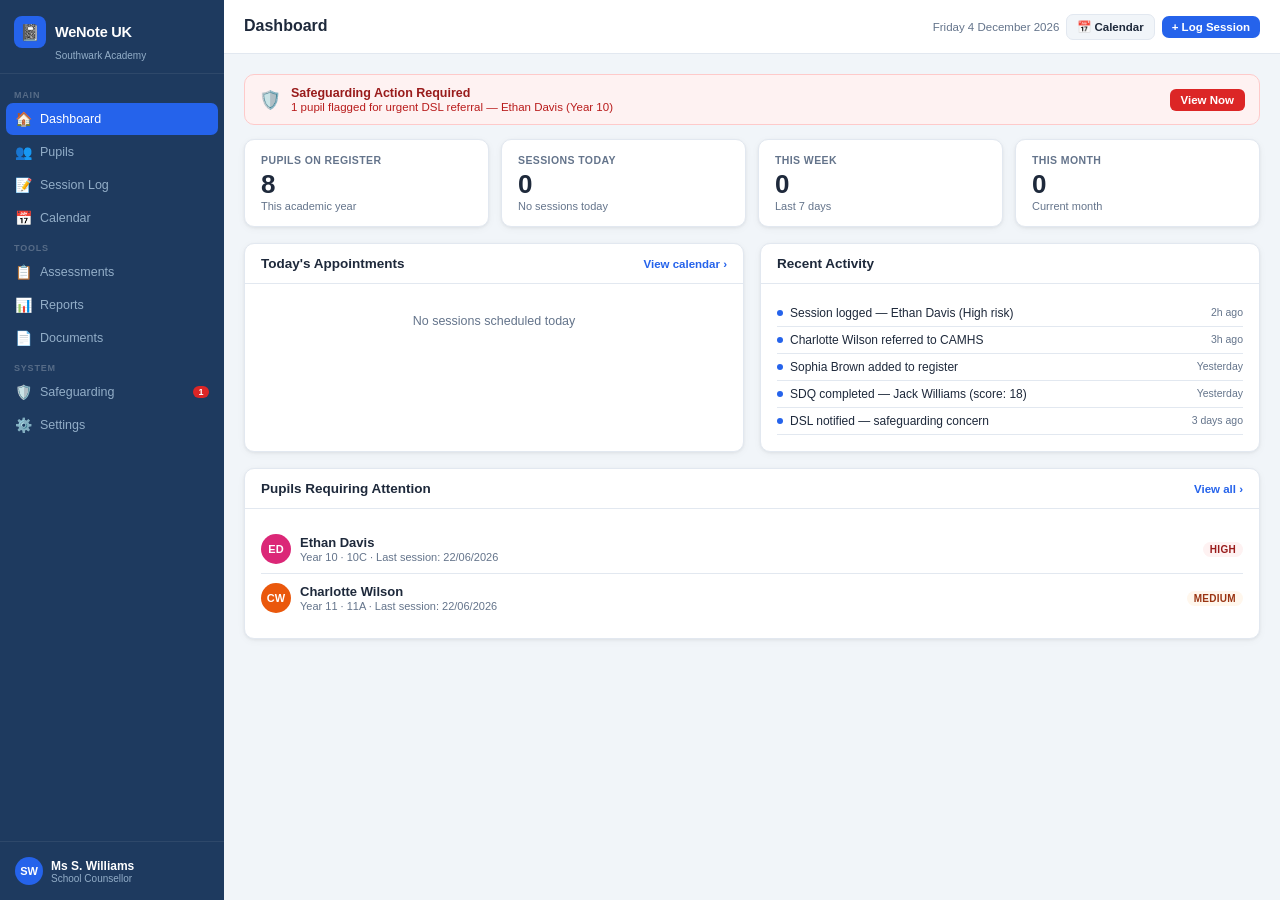
<file: index.html>
<!DOCTYPE html>
<html lang="en-GB">
<head>
<meta charset="UTF-8">
<meta name="viewport" content="width=device-width, initial-scale=1.0">
<title>WeNote UK | School Counselling Journal</title>
<style>
*{margin:0;padding:0;box-sizing:border-box;}
:root{
  --sidebar:#1e3a5f;--sidebar-active:#2563eb;--sidebar-hover:rgba(255,255,255,.07);
  --sidebar-text:#93aec8;--primary:#2563eb;--success:#16a34a;--warning:#d97706;
  --danger:#dc2626;--bg:#f1f5f9;--card:#fff;--border:#e2e8f0;
  --text:#1e293b;--sub:#64748b;--radius:10px;
  --shadow:0 1px 3px rgba(0,0,0,.06),0 2px 8px rgba(0,0,0,.04);
}
body{font-family:-apple-system,BlinkMacSystemFont,'Segoe UI',Arial,sans-serif;background:var(--bg);color:var(--text);display:flex;height:100vh;overflow:hidden;font-size:14px;}

/* SIDEBAR */
#sidebar{width:224px;background:var(--sidebar);display:flex;flex-direction:column;flex-shrink:0;height:100vh;overflow-y:auto;}
.sb-brand{padding:16px 14px 12px;border-bottom:1px solid rgba(255,255,255,.07);}
.sb-logo{display:flex;align-items:center;gap:9px;}
.sb-icon{width:32px;height:32px;background:var(--sidebar-active);border-radius:8px;display:flex;align-items:center;justify-content:center;font-size:16px;flex-shrink:0;}
.sb-title{color:#fff;font-size:14.5px;font-weight:800;letter-spacing:-.2px;}
.sb-sub{color:var(--sidebar-text);font-size:10px;margin-top:2px;padding-left:41px;}
.sb-nav{flex:1;padding:8px 6px;}
.nav-lbl{color:rgba(255,255,255,.25);font-size:9px;font-weight:700;text-transform:uppercase;letter-spacing:.8px;padding:8px 8px 3px;}
.nav-item{display:flex;align-items:center;gap:8px;padding:8px 9px;border-radius:7px;color:var(--sidebar-text);cursor:pointer;transition:all .12s;font-size:12.5px;font-weight:500;margin-bottom:1px;}
.nav-item:hover{background:var(--sidebar-hover);}
.nav-item.active{background:var(--sidebar-active);color:#fff;}
.nav-icon{font-size:14px;width:17px;text-align:center;flex-shrink:0;}
.nav-badge{margin-left:auto;background:var(--danger);color:#fff;border-radius:10px;font-size:9px;font-weight:700;padding:1px 5px;min-width:16px;text-align:center;}
.sb-footer{padding:8px 6px;border-top:1px solid rgba(255,255,255,.07);}
.sb-user{display:flex;align-items:center;gap:8px;padding:7px 9px;border-radius:7px;cursor:pointer;}
.sb-user:hover{background:var(--sidebar-hover);}
.sb-av{width:28px;height:28px;border-radius:50%;background:var(--sidebar-active);display:flex;align-items:center;justify-content:center;color:#fff;font-size:11px;font-weight:700;flex-shrink:0;}
.sb-uname{color:#fff;font-size:12px;font-weight:600;}
.sb-urole{color:var(--sidebar-text);font-size:10px;}

/* MAIN */
#main{flex:1;display:flex;flex-direction:column;overflow:hidden;}
#topbar{background:#fff;border-bottom:1.5px solid var(--border);padding:0 20px;height:54px;display:flex;align-items:center;justify-content:space-between;flex-shrink:0;}
.tb-left h1{font-size:16px;font-weight:700;}
.tb-left p{font-size:11.5px;color:var(--sub);margin-top:1px;}
.tb-right{display:flex;align-items:center;gap:7px;}
.btn{padding:7px 14px;border-radius:7px;border:none;font-size:12.5px;font-weight:600;cursor:pointer;transition:opacity .12s;display:inline-flex;align-items:center;gap:5px;}
.btn:hover{opacity:.85;}
.btn-primary{background:var(--primary);color:#fff;}
.btn-sec{background:var(--bg);color:var(--text);border:1.5px solid var(--border);}
.btn-danger{background:var(--danger);color:#fff;}
.btn-success{background:var(--success);color:#fff;}
.btn-sm{padding:5px 10px;font-size:11.5px;}
.tb-date{font-size:11.5px;color:var(--sub);font-weight:500;}

#content{flex:1;overflow-y:auto;padding:20px;}
#content::-webkit-scrollbar{width:4px;}
#content::-webkit-scrollbar-thumb{background:var(--border);border-radius:2px;}

.screen{display:none;}
.screen.active{display:block;}

/* CARDS */
.card{background:var(--card);border-radius:var(--radius);border:1.5px solid var(--border);box-shadow:var(--shadow);margin-bottom:16px;overflow:hidden;}
.card-hdr{padding:12px 16px;border-bottom:1.5px solid var(--border);display:flex;align-items:center;justify-content:space-between;}
.card-title{font-size:13.5px;font-weight:700;}
.card-action{font-size:11.5px;color:var(--primary);cursor:pointer;font-weight:600;}
.card-body{padding:16px;}
.two-col{display:grid;grid-template-columns:1fr 1fr;gap:16px;}

/* STATS */
.stats-row{display:grid;grid-template-columns:repeat(4,1fr);gap:12px;margin-bottom:16px;}
.stat-card{background:var(--card);border-radius:var(--radius);padding:14px 16px;box-shadow:var(--shadow);border:1.5px solid var(--border);}
.stat-lbl{font-size:10.5px;color:var(--sub);font-weight:700;text-transform:uppercase;letter-spacing:.4px;margin-bottom:5px;}
.stat-val{font-size:26px;font-weight:800;line-height:1;}
.stat-note{font-size:11px;color:var(--sub);margin-top:3px;}

/* ALERT BANNER */
.alert{border-radius:var(--radius);padding:11px 14px;margin-bottom:14px;display:flex;align-items:center;gap:10px;border:1.5px solid;}
.alert-danger{background:#fef2f2;border-color:#fecaca;}
.alert-warning{background:#fffbeb;border-color:#fde68a;}
.alert-text strong{font-size:12.5px;font-weight:700;display:block;}
.alert-text p{font-size:11.5px;margin-top:1px;}
.alert-danger .alert-text strong{color:#991b1b;}
.alert-danger .alert-text p{color:#b91c1c;}
.alert-btn{margin-left:auto;border:none;border-radius:6px;padding:5px 11px;font-size:11.5px;font-weight:700;cursor:pointer;white-space:nowrap;background:var(--danger);color:#fff;}

/* SESSION ITEMS */
.sess-item{display:flex;align-items:center;gap:9px;padding:9px 0;border-bottom:1px solid var(--border);}
.sess-item:last-child{border-bottom:none;}
.sess-time{font-size:11px;color:var(--sub);font-weight:600;min-width:38px;}
.av{width:30px;height:30px;border-radius:50%;display:flex;align-items:center;justify-content:center;font-size:11px;font-weight:700;color:#fff;flex-shrink:0;}
.sess-info{flex:1;min-width:0;}
.sess-name{font-size:13px;font-weight:600;white-space:nowrap;overflow:hidden;text-overflow:ellipsis;}
.sess-meta{font-size:11px;color:var(--sub);margin-top:1px;}

/* RISK BADGES */
.badge{font-size:10px;font-weight:700;padding:2px 7px;border-radius:20px;text-transform:uppercase;letter-spacing:.3px;white-space:nowrap;}
.r-none{background:#f0fdf4;color:#166534;}
.r-low{background:#fffbeb;color:#92400e;}
.r-medium{background:#fff7ed;color:#9a3412;}
.r-high{background:#fef2f2;color:#991b1b;}
.badge-blue{background:#eff6ff;color:#1e40af;}
.badge-green{background:#f0fdf4;color:#166534;}
.badge-grey{background:#f1f5f9;color:#475569;}

/* STUDENT TABLE */
.search-row{display:flex;align-items:center;gap:8px;background:#fff;border:1.5px solid var(--border);border-radius:8px;padding:7px 12px;margin-bottom:10px;}
.search-row input{flex:1;border:none;outline:none;font-size:13px;color:var(--text);background:transparent;}
.filter-row{display:flex;gap:6px;margin-bottom:12px;flex-wrap:wrap;}
.filter-btn{padding:3px 10px;border-radius:20px;border:1.5px solid var(--border);background:#fff;font-size:11px;font-weight:600;color:var(--sub);cursor:pointer;transition:all .12s;}
.filter-btn.active{background:var(--primary);color:#fff;border-color:var(--primary);}
.tbl{width:100%;border-collapse:collapse;}
.tbl th{text-align:left;padding:8px 12px;font-size:10px;font-weight:700;text-transform:uppercase;letter-spacing:.4px;color:var(--sub);border-bottom:2px solid var(--border);background:#fafbfc;}
.tbl td{padding:10px 12px;border-bottom:1px solid var(--border);font-size:12.5px;}
.tbl tr:last-child td{border-bottom:none;}
.tbl tr:hover td{background:#f8faff;cursor:pointer;}
.stu-name-cell{display:flex;align-items:center;gap:8px;font-weight:600;}

/* FORMS */
.form-group{margin-bottom:12px;}
.lbl{font-size:10.5px;font-weight:700;color:var(--sub);text-transform:uppercase;letter-spacing:.4px;display:block;margin-bottom:4px;}
.inp{width:100%;padding:8px 10px;border:1.5px solid var(--border);border-radius:7px;font-size:13px;color:var(--text);outline:none;transition:border-color .12s;font-family:inherit;background:#fff;}
.inp:focus{border-color:var(--primary);}
textarea.inp{resize:vertical;min-height:80px;}
select.inp{cursor:pointer;}
.form-row{display:flex;gap:10px;}
.form-row .form-group{flex:1;}
.form-2col{display:grid;grid-template-columns:1fr 1fr;gap:10px;}

/* MOOD SCALE */
.mood-row{display:flex;gap:5px;flex-wrap:wrap;}
.mood-btn{width:40px;height:40px;border-radius:8px;border:2px solid var(--border);background:#fff;cursor:pointer;display:flex;align-items:center;justify-content:center;transition:all .12s;flex-direction:column;font-size:10px;font-weight:700;gap:1px;}
.mood-btn:hover{border-color:var(--primary);}
.mood-btn.sel{border-color:var(--primary);background:#eff6ff;}

/* ISSUES CHECKBOXES */
.check-group{display:flex;flex-wrap:wrap;gap:6px;}
.check-item{display:flex;align-items:center;gap:4px;padding:4px 10px;border-radius:20px;border:1.5px solid var(--border);background:#fff;font-size:11.5px;font-weight:500;cursor:pointer;transition:all .12s;user-select:none;}
.check-item.on{background:#eff6ff;border-color:var(--primary);color:var(--primary);}

/* RISK SELECTOR */
.risk-row{display:flex;gap:6px;}
.risk-opt{flex:1;padding:8px;border-radius:7px;border:2px solid var(--border);cursor:pointer;text-align:center;font-size:11px;font-weight:700;transition:all .12s;}
.risk-opt.sel-none{border-color:#16a34a;background:#f0fdf4;color:#166534;}
.risk-opt.sel-low{border-color:#d97706;background:#fffbeb;color:#92400e;}
.risk-opt.sel-med{border-color:#ea580c;background:#fff7ed;color:#9a3412;}
.risk-opt.sel-high{border-color:#dc2626;background:#fef2f2;color:#991b1b;}

/* CALENDAR */
.cal-nav{display:flex;align-items:center;justify-content:space-between;margin-bottom:12px;}
.cal-month{font-size:16px;font-weight:700;}
.cal-nav-btn{background:var(--bg);border:1.5px solid var(--border);border-radius:6px;width:30px;height:30px;cursor:pointer;font-size:14px;display:flex;align-items:center;justify-content:center;}
.cal-grid{display:grid;grid-template-columns:repeat(7,1fr);gap:2px;}
.cal-hdr{text-align:center;font-size:10px;font-weight:700;color:var(--sub);padding:5px 0;}
.cal-day{aspect-ratio:1;border-radius:6px;display:flex;flex-direction:column;align-items:center;justify-content:center;cursor:pointer;font-size:12px;font-weight:500;position:relative;transition:background .1s;}
.cal-day:hover{background:var(--bg);}
.cal-day.today{background:var(--primary);color:#fff;font-weight:700;}
.cal-day.has-sess::after{content:'';position:absolute;bottom:2px;width:4px;height:4px;border-radius:50%;background:var(--success);}
.cal-day.today.has-sess::after{background:#fff;}
.cal-day.other{color:#cbd5e1;}
.cal-day.sel{background:#eff6ff;color:var(--primary);font-weight:700;}
.privacy-bar{display:flex;align-items:center;gap:7px;background:#fef9c3;border-radius:7px;padding:6px 10px;margin-bottom:12px;font-size:12px;font-weight:600;color:#92400e;cursor:pointer;border:1px solid #fde68a;user-select:none;}
.privacy-bar.on{background:#fef2f2;border-color:#fecaca;color:#991b1b;}

/* CHARTS */
.chart-row{display:flex;align-items:center;gap:8px;margin-bottom:7px;}
.chart-lbl{font-size:11px;width:110px;color:var(--sub);font-weight:500;flex-shrink:0;overflow:hidden;text-overflow:ellipsis;white-space:nowrap;}
.chart-wrap{flex:1;background:var(--bg);border-radius:3px;height:16px;overflow:hidden;}
.chart-bar{height:100%;border-radius:3px;background:var(--primary);transition:width .5s;}
.chart-val{font-size:11.5px;font-weight:700;min-width:20px;text-align:right;}

/* ASSESSMENT */
.assess-q{display:flex;align-items:flex-start;gap:8px;padding:8px 0;border-bottom:1px solid var(--border);}
.assess-q:last-child{border-bottom:none;}
.assess-text{flex:1;font-size:12px;line-height:1.5;}
.assess-opts{display:flex;gap:4px;flex-shrink:0;flex-wrap:wrap;justify-content:flex-end;}
.aopt{padding:3px 8px;border-radius:5px;border:1.5px solid var(--border);font-size:11px;font-weight:600;cursor:pointer;color:var(--sub);background:#fff;transition:all .12s;}
.aopt.sel{background:var(--primary);color:#fff;border-color:var(--primary);}
.score-box{background:var(--bg);border-radius:8px;padding:12px;margin-top:12px;text-align:center;}
.score-big{font-size:34px;font-weight:800;}
.score-lbl{font-size:12px;color:var(--sub);margin-top:2px;}

/* DOCS */
.doc-grid{display:grid;grid-template-columns:repeat(3,1fr);gap:12px;margin-bottom:16px;}
.doc-card{background:#fff;border:1.5px solid var(--border);border-radius:var(--radius);padding:16px;cursor:pointer;transition:all .12s;text-align:center;}
.doc-card:hover{border-color:var(--primary);box-shadow:0 0 0 3px rgba(37,99,235,.08);}
.doc-icon{font-size:30px;margin-bottom:6px;}
.doc-title{font-size:12px;font-weight:700;margin-bottom:2px;}
.doc-desc{font-size:10.5px;color:var(--sub);line-height:1.4;}

/* MODAL */
.overlay{position:fixed;inset:0;background:rgba(0,0,0,.45);z-index:200;display:flex;align-items:center;justify-content:center;opacity:0;pointer-events:none;transition:opacity .2s;}
.overlay.open{opacity:1;pointer-events:all;}
.modal{background:#fff;border-radius:12px;width:100%;max-width:520px;max-height:88vh;overflow-y:auto;transform:scale(.96);transition:transform .2s;box-shadow:0 20px 60px rgba(0,0,0,.18);}
.overlay.open .modal{transform:scale(1);}
.modal-hdr{display:flex;align-items:center;justify-content:space-between;padding:14px 20px;border-bottom:1.5px solid var(--border);position:sticky;top:0;background:#fff;z-index:1;}
.modal-hdr h3{font-size:14.5px;font-weight:700;}
.modal-close{background:var(--bg);border:none;border-radius:50%;width:26px;height:26px;cursor:pointer;font-size:14px;}
.modal-body{padding:16px 20px;}
.modal-foot{padding:12px 20px;border-top:1.5px solid var(--border);display:flex;gap:7px;justify-content:flex-end;}

/* PROFILE */
.profile-hdr{display:flex;gap:13px;align-items:flex-start;padding:16px;background:#fff;border-radius:var(--radius);border:1.5px solid var(--border);margin-bottom:14px;}
.profile-av{width:52px;height:52px;border-radius:50%;display:flex;align-items:center;justify-content:center;font-size:18px;font-weight:700;color:#fff;flex-shrink:0;}
.profile-name{font-size:17px;font-weight:800;}
.profile-tags{display:flex;gap:4px;flex-wrap:wrap;margin-top:5px;}
.profile-tag{padding:2px 8px;border-radius:20px;font-size:10px;font-weight:600;background:var(--bg);color:var(--sub);}
.info-grid{display:grid;grid-template-columns:repeat(3,1fr);gap:8px;margin-bottom:12px;}
.info-item{background:var(--bg);border-radius:7px;padding:9px 11px;}
.info-lbl{font-size:10px;color:var(--sub);font-weight:600;margin-bottom:2px;}
.info-val{font-size:12.5px;font-weight:600;}
.back-btn{display:flex;align-items:center;gap:4px;color:var(--primary);cursor:pointer;font-size:12.5px;font-weight:600;margin-bottom:12px;width:fit-content;}

/* TOAST */
#toast{position:fixed;bottom:20px;right:20px;z-index:500;background:#1e293b;color:#fff;border-radius:8px;padding:10px 14px;font-size:12.5px;font-weight:500;transform:translateY(50px);opacity:0;transition:all .25s;min-width:180px;box-shadow:0 4px 16px rgba(0,0,0,.18);}
#toast.show{transform:translateY(0);opacity:1;}

/* SETTINGS */
.set-row{display:flex;align-items:center;justify-content:space-between;padding:8px 0;border-bottom:1px solid var(--border);}
.set-row:last-child{border-bottom:none;}
.set-row label{font-size:12.5px;color:var(--sub);}
.set-row .inp{max-width:240px;}
</style>
</head>
<body>

<div id="sidebar">
  <div class="sb-brand">
    <div class="sb-logo">
      <div class="sb-icon">📓</div>
      <div>
        <div class="sb-title">WeNote UK</div>
      </div>
    </div>
    <div class="sb-sub" id="sbSchool">Southwark Academy</div>
  </div>
  <nav class="sb-nav">
    <div class="nav-lbl">Main</div>
    <div class="nav-item active" onclick="nav('dashboard',this)"><span class="nav-icon">🏠</span>Dashboard</div>
    <div class="nav-item" onclick="nav('students',this)"><span class="nav-icon">👥</span>Pupils</div>
    <div class="nav-item" onclick="nav('sessions',this)"><span class="nav-icon">📝</span>Session Log</div>
    <div class="nav-item" onclick="nav('calendar',this)"><span class="nav-icon">📅</span>Calendar</div>
    <div class="nav-lbl">Tools</div>
    <div class="nav-item" onclick="nav('assessments',this)"><span class="nav-icon">📋</span>Assessments</div>
    <div class="nav-item" onclick="nav('reports',this)"><span class="nav-icon">📊</span>Reports</div>
    <div class="nav-item" onclick="nav('documents',this)"><span class="nav-icon">📄</span>Documents</div>
    <div class="nav-lbl">System</div>
    <div class="nav-item" onclick="nav('safeguarding',this)"><span class="nav-icon">🛡️</span>Safeguarding<span class="nav-badge" id="sfBadge">1</span></div>
    <div class="nav-item" onclick="nav('settings',this)"><span class="nav-icon">⚙️</span>Settings</div>
  </nav>
  <div class="sb-footer">
    <div class="sb-user">
      <div class="sb-av" id="sbAv">SW</div>
      <div><div class="sb-uname" id="sbUser">Ms S. Williams</div><div class="sb-urole">School Counsellor</div></div>
    </div>
  </div>
</div>

<div id="main">
  <div id="topbar">
    <div class="tb-left"><h1 id="tbTitle">Dashboard</h1><p id="tbSub"></p></div>
    <div class="tb-right">
      <span class="tb-date" id="tbDate"></span>
      <button class="btn btn-sec btn-sm" onclick="nav('calendar',null)">📅 Calendar</button>
      <button class="btn btn-primary btn-sm" onclick="openNewSession()">+ Log Session</button>
    </div>
  </div>

  <div id="content">

    <!-- DASHBOARD -->
    <div id="screen-dashboard" class="screen active">
      <div class="alert alert-danger" id="sfBanner">
        <span style="font-size:18px">🛡️</span>
        <div class="alert-text">
          <strong>Safeguarding Action Required</strong>
          <p>1 pupil flagged for urgent DSL referral — Ethan Davis (Year 10)</p>
        </div>
        <button class="alert-btn" onclick="nav('safeguarding',null)">View Now</button>
      </div>
      <div class="stats-row">
        <div class="stat-card"><div class="stat-lbl">Pupils on Register</div><div class="stat-val" id="statTotal">0</div><div class="stat-note">This academic year</div></div>
        <div class="stat-card"><div class="stat-lbl">Sessions Today</div><div class="stat-val" id="statToday">0</div><div class="stat-note" id="statTodayNote">—</div></div>
        <div class="stat-card"><div class="stat-lbl">This Week</div><div class="stat-val" id="statWeek">0</div><div class="stat-note">Last 7 days</div></div>
        <div class="stat-card"><div class="stat-lbl">This Month</div><div class="stat-val" id="statMonth">0</div><div class="stat-note">Current month</div></div>
      </div>
      <div class="two-col">
        <div class="card">
          <div class="card-hdr"><span class="card-title">Today's Appointments</span><span class="card-action" onclick="nav('calendar',null)">View calendar ›</span></div>
          <div class="card-body" id="todaySess"></div>
        </div>
        <div class="card">
          <div class="card-hdr"><span class="card-title">Recent Activity</span></div>
          <div class="card-body" id="recentAct"></div>
        </div>
      </div>
      <div class="card">
        <div class="card-hdr"><span class="card-title">Pupils Requiring Attention</span><span class="card-action" onclick="nav('students',null)">View all ›</span></div>
        <div class="card-body" id="atRiskList"></div>
      </div>
    </div>

    <!-- PUPILS -->
    <div id="screen-students" class="screen">
      <div id="stuListView">
        <div style="display:flex;justify-content:flex-end;margin-bottom:12px;">
          <button class="btn btn-primary btn-sm" onclick="openAddStudent()">+ Add Pupil</button>
        </div>
        <div class="search-row"><span style="color:var(--sub)">🔍</span><input type="text" id="stuSearch" placeholder="Search by name, year group or form…" oninput="renderStudents()"></div>
        <div class="filter-row" id="yearFilter">
          <button class="filter-btn active" onclick="setYearFilter('all',this)">All</button>
          <button class="filter-btn" onclick="setYearFilter('7',this)">Year 7</button>
          <button class="filter-btn" onclick="setYearFilter('8',this)">Year 8</button>
          <button class="filter-btn" onclick="setYearFilter('9',this)">Year 9</button>
          <button class="filter-btn" onclick="setYearFilter('10',this)">Year 10</button>
          <button class="filter-btn" onclick="setYearFilter('11',this)">Year 11</button>
          <button class="filter-btn" onclick="setYearFilter('12',this)">Year 12</button>
          <button class="filter-btn" onclick="setYearFilter('13',this)">Year 13</button>
        </div>
        <div class="card" style="overflow:hidden;">
          <table class="tbl">
            <thead><tr>
              <th>Name</th><th>Year</th><th>Form</th><th>Referral</th><th>Sessions</th><th>Last Seen</th><th>Risk</th><th>SEND</th>
            </tr></thead>
            <tbody id="stuBody"></tbody>
          </table>
        </div>
      </div>
      <div id="stuProfileView" style="display:none;"></div>
    </div>

    <!-- SESSION LOG -->
    <div id="screen-sessions" class="screen">
      <div class="two-col">
        <div>
          <div class="card">
            <div class="card-hdr"><span class="card-title">Log New Counselling Session</span></div>
            <div class="card-body">
              <div class="form-group">
                <label class="lbl">Pupil</label>
                <select class="inp" id="sessStudent"><option value="">— Select pupil —</option></select>
              </div>
              <div class="form-row">
                <div class="form-group"><label class="lbl">Date</label><input type="date" class="inp" id="sessDate"></div>
                <div class="form-group"><label class="lbl">Time</label><input type="time" class="inp" id="sessTime"></div>
              </div>
              <div class="form-row">
                <div class="form-group">
                  <label class="lbl">Session Type</label>
                  <select class="inp" id="sessType">
                    <option>Individual</option><option>Group</option><option>Drop-in</option>
                    <option>Telephone</option><option>Virtual (Teams/Zoom)</option>
                  </select>
                </div>
                <div class="form-group">
                  <label class="lbl">Attendance</label>
                  <select class="inp" id="sessAttend">
                    <option>Attended</option><option>DNA – Did Not Attend</option>
                    <option>Late</option><option>Cancelled by pupil</option><option>Cancelled by counsellor</option>
                  </select>
                </div>
              </div>
              <div class="form-group">
                <label class="lbl">Pupil's Mood (1 = very low · 10 = very well)</label>
                <div class="mood-row" id="moodRow"></div>
              </div>
              <div class="form-group">
                <label class="lbl">Presenting Issues</label>
                <div class="check-group" id="issueChecks">
                  <span class="check-item" onclick="toggleCheck(this)" data-v="Anxiety">Anxiety</span>
                  <span class="check-item" onclick="toggleCheck(this)" data-v="Depression">Depression</span>
                  <span class="check-item" onclick="toggleCheck(this)" data-v="Bereavement">Bereavement</span>
                  <span class="check-item" onclick="toggleCheck(this)" data-v="Family Difficulties">Family Difficulties</span>
                  <span class="check-item" onclick="toggleCheck(this)" data-v="Peer Relationships">Peer Relationships</span>
                  <span class="check-item" onclick="toggleCheck(this)" data-v="Academic Pressure">Academic Pressure</span>
                  <span class="check-item" onclick="toggleCheck(this)" data-v="Self-Harm">Self-Harm</span>
                  <span class="check-item" onclick="toggleCheck(this)" data-v="Eating Difficulties">Eating Difficulties</span>
                  <span class="check-item" onclick="toggleCheck(this)" data-v="Identity / LGBTQ+">Identity / LGBTQ+</span>
                  <span class="check-item" onclick="toggleCheck(this)" data-v="Behaviour">Behaviour</span>
                  <span class="check-item" onclick="toggleCheck(this)" data-v="Abuse / Neglect">Abuse / Neglect</span>
                  <span class="check-item" onclick="toggleCheck(this)" data-v="Domestic Violence">Domestic Violence</span>
                  <span class="check-item" onclick="toggleCheck(this)" data-v="Suicidal Ideation">Suicidal Ideation</span>
                  <span class="check-item" onclick="toggleCheck(this)" data-v="Substance Use">Substance Use</span>
                  <span class="check-item" onclick="toggleCheck(this)" data-v="Other">Other</span>
                </div>
              </div>
              <div class="form-group">
                <label class="lbl">Therapeutic Approach</label>
                <select class="inp" id="sessApproach">
                  <option value="">— Select —</option>
                  <option>Person-Centred</option><option>CBT</option><option>Solution-Focused</option>
                  <option>Psychoeducation</option><option>Motivational Interviewing</option>
                  <option>Mindfulness</option><option>Narrative Therapy</option><option>Integrative</option>
                </select>
              </div>
              <div class="form-group">
                <label class="lbl">Risk Level</label>
                <div class="risk-row">
                  <div class="risk-opt" data-risk="None" onclick="selectRisk(this)">✅ None</div>
                  <div class="risk-opt" data-risk="Low" onclick="selectRisk(this)">🟡 Low</div>
                  <div class="risk-opt" data-risk="Medium" onclick="selectRisk(this)">🟠 Medium</div>
                  <div class="risk-opt" data-risk="High" onclick="selectRisk(this)">🔴 High</div>
                </div>
              </div>
              <div class="form-group">
                <label class="lbl">Session Notes (Confidential — stored locally only)</label>
                <textarea class="inp" id="sessNotes" placeholder="Record factual, objective notes. Use the pupil's own words where relevant. These notes are stored on this device only and are not transmitted externally…"></textarea>
              </div>
              <div class="form-group">
                <label class="lbl">Next Steps / Actions</label>
                <input type="text" class="inp" id="sessFollowup" placeholder="e.g. Refer to CAMHS, contact form tutor, review in 2 weeks…">
              </div>
              <div class="form-group">
                <label class="lbl">DSL Notified?</label>
                <select class="inp" id="sessDSL">
                  <option value="No">No</option>
                  <option value="Yes – verbally">Yes – verbally</option>
                  <option value="Yes – written referral">Yes – written referral</option>
                </select>
              </div>
              <button class="btn btn-primary" style="width:100%;justify-content:center;" onclick="saveSession()">💾 Save Session Record</button>
            </div>
          </div>
        </div>
        <div>
          <div class="card">
            <div class="card-hdr"><span class="card-title">Recent Sessions</span></div>
            <div class="card-body" id="recentSessions"></div>
          </div>
        </div>
      </div>
    </div>

    <!-- CALENDAR -->
    <div id="screen-calendar" class="screen">
      <div class="two-col">
        <div class="card">
          <div class="card-body">
            <div class="privacy-bar" id="privBar" onclick="togglePrivacy()">
              🔒 <span id="privLabel">Privacy Mode: OFF — click to hide pupil names</span>
            </div>
            <div class="cal-nav">
              <button class="cal-nav-btn" onclick="calPrev()">‹</button>
              <div class="cal-month" id="calMonthLabel"></div>
              <button class="cal-nav-btn" onclick="calNext()">›</button>
            </div>
            <div class="cal-grid">
              <div class="cal-hdr">Mon</div><div class="cal-hdr">Tue</div><div class="cal-hdr">Wed</div>
              <div class="cal-hdr">Thu</div><div class="cal-hdr">Fri</div>
              <div class="cal-hdr" style="color:#dc2626">Sat</div><div class="cal-hdr" style="color:#dc2626">Sun</div>
            </div>
            <div class="cal-grid" id="calDays"></div>
          </div>
        </div>
        <div class="card">
          <div class="card-hdr"><span class="card-title" id="calDayTitle">Select a date</span></div>
          <div class="card-body" id="calDaySess"><div style="color:var(--sub);font-size:12.5px;text-align:center;padding:18px 0;">Select a date to view sessions</div></div>
        </div>
      </div>
    </div>

    <!-- ASSESSMENTS -->
    <div id="screen-assessments" class="screen">
      <div class="filter-row" style="margin-bottom:14px;">
        <button class="filter-btn active" onclick="switchAssess('sdq',this)">SDQ</button>
        <button class="filter-btn" onclick="switchAssess('phqa',this)">PHQ-A</button>
        <button class="filter-btn" onclick="switchAssess('gad7',this)">GAD-7</button>
        <button class="filter-btn" onclick="switchAssess('wemwbs',this)">WEMWBS</button>
      </div>
      <div id="assessSDQ">
        <div class="card">
          <div class="card-hdr">
            <span class="card-title">Strengths &amp; Difficulties Questionnaire (SDQ)</span>
            <select class="inp" style="max-width:190px;" id="sdqStudent"><option value="">— Select pupil —</option></select>
          </div>
          <div class="card-body">
            <div class="form-group"><label class="lbl">Respondent</label>
              <select class="inp" style="max-width:210px;"><option>Self-report (11–17 yrs)</option><option>Parent / Carer</option><option>Teacher</option></select>
            </div>
            <p style="font-size:11.5px;color:var(--sub);margin-bottom:12px;line-height:1.5;">For each item, please mark Not True, Somewhat True or Certainly True. Please answer all items even if not entirely certain.</p>
            <div id="sdqQuestions"></div>
            <div class="score-box" id="sdqScore" style="display:none;">
              <div class="score-big" id="sdqScoreVal">—</div>
              <div class="score-lbl" id="sdqScoreLbl">Total Difficulties Score</div>
              <div style="font-size:11px;color:var(--sub);margin-top:4px;">0–15 Normal · 16–19 Borderline · 20–40 Abnormal</div>
            </div>
            <div style="display:flex;gap:7px;margin-top:12px;">
              <button class="btn btn-primary btn-sm" onclick="calcSDQ()">Calculate Score</button>
              <button class="btn btn-sec btn-sm" onclick="saveAssess('SDQ')">💾 Save to Record</button>
            </div>
          </div>
        </div>
      </div>
      <div id="assessPHQA" style="display:none;">
        <div class="card">
          <div class="card-hdr"><span class="card-title">PHQ-A — Adolescent Depression Screen</span>
            <select class="inp" style="max-width:190px;" id="phqaStudent"><option value="">— Select pupil —</option></select>
          </div>
          <div class="card-body">
            <p style="font-size:11.5px;color:var(--sub);margin-bottom:12px;line-height:1.5;">Over the past 2 weeks, how often have you been bothered by any of the following problems?</p>
            <div id="phqaQuestions"></div>
            <div class="score-box" id="phqaScore" style="display:none;">
              <div class="score-big" id="phqaScoreVal">—</div>
              <div class="score-lbl">PHQ-A Score</div>
              <div style="font-size:11px;color:var(--sub);margin-top:4px;">0–4 Minimal · 5–9 Mild · 10–14 Moderate · 15–19 Moderately Severe · 20–27 Severe</div>
            </div>
            <div style="display:flex;gap:7px;margin-top:12px;">
              <button class="btn btn-primary btn-sm" onclick="calcPHQA()">Calculate Score</button>
              <button class="btn btn-sec btn-sm" onclick="saveAssess('PHQ-A')">💾 Save to Record</button>
            </div>
          </div>
        </div>
      </div>
      <div id="assessGAD7" style="display:none;">
        <div class="card">
          <div class="card-hdr"><span class="card-title">GAD-7 — Generalised Anxiety Disorder</span>
            <select class="inp" style="max-width:190px;" id="gad7Student"><option value="">— Select pupil —</option></select>
          </div>
          <div class="card-body">
            <p style="font-size:11.5px;color:var(--sub);margin-bottom:12px;line-height:1.5;">Over the last 2 weeks, how often have you been bothered by the following problems?</p>
            <div id="gad7Questions"></div>
            <div class="score-box" id="gad7Score" style="display:none;">
              <div class="score-big" id="gad7ScoreVal">—</div>
              <div class="score-lbl">GAD-7 Score</div>
              <div style="font-size:11px;color:var(--sub);margin-top:4px;">0–4 Minimal · 5–9 Mild · 10–14 Moderate · 15–21 Severe</div>
            </div>
            <div style="display:flex;gap:7px;margin-top:12px;">
              <button class="btn btn-primary btn-sm" onclick="calcGAD7()">Calculate Score</button>
              <button class="btn btn-sec btn-sm" onclick="saveAssess('GAD-7')">💾 Save to Record</button>
            </div>
          </div>
        </div>
      </div>
      <div id="assessWEMWBS" style="display:none;">
        <div class="card">
          <div class="card-hdr"><span class="card-title">WEMWBS — Warwick–Edinburgh Mental Wellbeing Scale</span>
            <select class="inp" style="max-width:190px;" id="wemwbsStudent"><option value="">— Select pupil —</option></select>
          </div>
          <div class="card-body">
            <p style="font-size:11.5px;color:var(--sub);margin-bottom:12px;line-height:1.5;">Below are some statements about feelings and thoughts. Please tick the box that best describes your experience over the last 2 weeks.</p>
            <div id="wemwbsQuestions"></div>
            <div class="score-box" id="wemwbsScore" style="display:none;">
              <div class="score-big" id="wemwbsScoreVal">—</div>
              <div class="score-lbl">WEMWBS Score</div>
              <div style="font-size:11px;color:var(--sub);margin-top:4px;">14–34 Low wellbeing · 35–52 Moderate · 53–70 High wellbeing</div>
            </div>
            <div style="display:flex;gap:7px;margin-top:12px;">
              <button class="btn btn-primary btn-sm" onclick="calcWEMWBS()">Calculate Score</button>
              <button class="btn btn-sec btn-sm" onclick="saveAssess('WEMWBS')">💾 Save to Record</button>
            </div>
          </div>
        </div>
      </div>
    </div>

    <!-- REPORTS -->
    <div id="screen-reports" class="screen">
      <div style="display:flex;gap:8px;align-items:flex-end;margin-bottom:14px;flex-wrap:wrap;">
        <div class="form-group" style="margin:0;"><label class="lbl">Academic Year</label><select class="inp" style="min-width:110px;"><option>2025–26</option><option>2024–25</option></select></div>
        <div class="form-group" style="margin:0;"><label class="lbl">Term</label><select class="inp" style="min-width:130px;"><option>All Terms</option><option>Autumn Term</option><option>Spring Term</option><option>Summer Term</option></select></div>
        <button class="btn btn-primary btn-sm" onclick="showToast('📊 Exporting SIMS-compatible report…')">Export to SIMS</button>
        <button class="btn btn-sec btn-sm" onclick="showToast('🖨️ Report sent to printer')">Print</button>
      </div>
      <div class="stats-row">
        <div class="stat-card"><div class="stat-lbl">Total Sessions</div><div class="stat-val" id="rpTotal">0</div><div class="stat-note">This year</div></div>
        <div class="stat-card"><div class="stat-lbl">Pupils Seen</div><div class="stat-val" id="rpStudents">0</div><div class="stat-note">Unique pupils</div></div>
        <div class="stat-card"><div class="stat-lbl">DNA Rate</div><div class="stat-val" id="rpDNA">0%</div><div class="stat-note">Did Not Attend</div></div>
        <div class="stat-card"><div class="stat-lbl">Avg Sessions / Pupil</div><div class="stat-val" id="rpAvg">0</div><div class="stat-note">Per pupil</div></div>
      </div>
      <div class="two-col">
        <div class="card"><div class="card-hdr"><span class="card-title">Sessions by Month</span></div><div class="card-body" id="chartMonths"></div></div>
        <div class="card"><div class="card-hdr"><span class="card-title">Presenting Issues</span></div><div class="card-body" id="chartIssues"></div></div>
      </div>
      <div class="two-col">
        <div class="card"><div class="card-hdr"><span class="card-title">Sessions by Year Group</span></div><div class="card-body" id="chartYears"></div></div>
        <div class="card"><div class="card-hdr"><span class="card-title">Referral Sources</span></div><div class="card-body" id="chartReferrals"></div></div>
      </div>
    </div>

    <!-- DOCUMENTS -->
    <div id="screen-documents" class="screen">
      <div class="doc-grid">
        <div class="doc-card" onclick="genDoc('camhs')"><div class="doc-icon">📨</div><div class="doc-title">CAMHS Referral Letter</div><div class="doc-desc">Standard referral to Child &amp; Adolescent Mental Health Services</div></div>
        <div class="doc-card" onclick="genDoc('consent')"><div class="doc-icon">✍️</div><div class="doc-title">Counselling Consent Form</div><div class="doc-desc">Parent / carer consent — UK GDPR &amp; Data Protection Act 2018</div></div>
        <div class="doc-card" onclick="genDoc('dsl')"><div class="doc-icon">🛡️</div><div class="doc-title">DSL Referral Form</div><div class="doc-desc">Safeguarding referral to Designated Safeguarding Lead</div></div>
        <div class="doc-card" onclick="genDoc('risk')"><div class="doc-icon">⚠️</div><div class="doc-title">Risk Assessment</div><div class="doc-desc">Child protection &amp; welfare risk assessment record</div></div>
        <div class="doc-card" onclick="genDoc('summary')"><div class="doc-icon">📋</div><div class="doc-title">End-of-Block Summary</div><div class="doc-desc">Counselling summary for pastoral / SENCO records</div></div>
        <div class="doc-card" onclick="genDoc('contract')"><div class="doc-icon">🤝</div><div class="doc-title">Working Agreement</div><div class="doc-desc">Counselling contract &amp; confidentiality agreement</div></div>
        <div class="doc-card" onclick="genDoc('ehc')"><div class="doc-icon">📘</div><div class="doc-title">EHC Plan Contribution</div><div class="doc-desc">Counsellor contribution to Education, Health and Care Plan</div></div>
        <div class="doc-card" onclick="genDoc('report')"><div class="doc-icon">📊</div><div class="doc-title">Annual Service Report</div><div class="doc-desc">Year-end counselling service summary for SLT</div></div>
        <div class="doc-card" onclick="genDoc('genogram')"><div class="doc-icon">🌳</div><div class="doc-title">Genogram / Family Map</div><div class="doc-desc">Family structure diagram for systemic counselling work</div></div>
      </div>
      <div class="card" id="docPreview" style="display:none;">
        <div class="card-hdr">
          <span class="card-title" id="docPreviewTitle">Document Preview</span>
          <div style="display:flex;gap:7px;">
            <button class="btn btn-sec btn-sm" onclick="document.getElementById('docPreview').style.display='none'">Close</button>
            <button class="btn btn-primary btn-sm" onclick="showToast('🖨️ Document sent to printer')">🖨️ Print</button>
          </div>
        </div>
        <div class="card-body" id="docPreviewBody" style="font-size:13px;line-height:1.8;white-space:pre-wrap;font-family:Georgia,serif;"></div>
      </div>
    </div>

    <!-- SAFEGUARDING -->
    <div id="screen-safeguarding" class="screen">
      <div class="alert alert-warning" style="margin-bottom:14px;">
        <span style="font-size:16px">ℹ️</span>
        <div class="alert-text">
          <strong>Keeping Children Safe in Education (KCSIE) 2024</strong>
          <p>All concerns must be referred to the DSL immediately. Do not investigate safeguarding concerns alone.</p>
        </div>
      </div>
      <div class="card" style="border-color:#fecaca;">
        <div class="card-hdr" style="background:#fef2f2;"><span class="card-title" style="color:#991b1b;">🛡️ Active Concerns</span></div>
        <div class="card-body">
          <div class="sess-item">
            <div class="av" style="background:#dc2626;">ED</div>
            <div class="sess-info">
              <div class="sess-name">Ethan Davis — Year 10, Form 10C</div>
              <div class="sess-meta">Disclosed risk of self-harm · Session 19/06/2026 · DSL referral pending</div>
            </div>
            <span class="badge r-high">High</span>
            <button class="btn btn-danger btn-sm" style="margin-left:8px;" onclick="showToast('📨 DSL referral form generated for Ethan Davis')">Refer to DSL</button>
          </div>
        </div>
      </div>
      <div class="card">
        <div class="card-hdr"><span class="card-title">Safeguarding Log</span></div>
        <div class="card-body">
          <div class="sess-item">
            <div class="av" style="background:#d97706;">CW</div>
            <div class="sess-info">
              <div class="sess-name">Charlotte Wilson — Year 11</div>
              <div class="sess-meta">Family welfare concern raised · DSL notified 14/06/2026 · Monitoring</div>
            </div>
            <span class="badge r-medium">Medium</span>
          </div>
          <div class="sess-item">
            <div class="av" style="background:#16a34a;">IM</div>
            <div class="sess-info">
              <div class="sess-name">Isabelle Murphy — Year 8</div>
              <div class="sess-meta">Bullying disclosed · SENCO informed 10/06/2026 · Resolved</div>
            </div>
            <span class="badge r-none">Resolved</span>
          </div>
        </div>
      </div>
      <div class="card">
        <div class="card-hdr"><span class="card-title">Key Contacts</span></div>
        <div class="card-body">
          <div class="info-grid" style="grid-template-columns:repeat(2,1fr);">
            <div class="info-item"><div class="info-lbl">Designated Safeguarding Lead (DSL)</div><div class="info-val" id="sfDSL">Mr R. Okafor</div></div>
            <div class="info-item"><div class="info-lbl">Deputy DSL</div><div class="info-val">Ms J. Patel</div></div>
            <div class="info-item"><div class="info-lbl">SENCO</div><div class="info-val">Mrs T. Clarke</div></div>
            <div class="info-item"><div class="info-lbl">Local Authority MASH</div><div class="info-val">020 7525 1921</div></div>
            <div class="info-item"><div class="info-lbl">CAMHS Duty Line</div><div class="info-val">020 3228 5400</div></div>
            <div class="info-item"><div class="info-lbl">Emergency Social Care</div><div class="info-val">020 7525 5000</div></div>
          </div>
        </div>
      </div>
    </div>

    <!-- SETTINGS -->
    <div id="screen-settings" class="screen">
      <div class="two-col">
        <div>
          <div class="card">
            <div class="card-hdr"><span class="card-title">School Information</span></div>
            <div class="card-body">
              <div class="set-row"><label>School Name</label><input class="inp" id="setSchool" value="Southwark Academy" onchange="updateSettings()"></div>
              <div class="set-row"><label>School Type</label><select class="inp"><option>Secondary (11–18)</option><option>Primary (4–11)</option><option>All-Through (4–18)</option><option>Special School</option><option>PRU</option></select></div>
              <div class="set-row"><label>Local Authority</label><input class="inp" value="London Borough of Southwark"></div>
              <div class="set-row"><label>Unique Reference Number (URN)</label><input class="inp" value="100123"></div>
              <div class="set-row"><label>MIS System</label><select class="inp"><option>SIMS</option><option>Bromcom</option><option>Arbor</option><option>iSAMS</option><option>SchoolBase</option></select></div>
            </div>
          </div>
          <div class="card">
            <div class="card-hdr"><span class="card-title">Counsellor Details</span></div>
            <div class="card-body">
              <div class="set-row"><label>Name</label><input class="inp" id="setCounsellor" value="Ms Sarah Williams" onchange="updateSettings()"></div>
              <div class="set-row"><label>Qualification</label><input class="inp" value="BACP Accredited Counsellor"></div>
              <div class="set-row"><label>BACP / UKCP Membership No.</label><input class="inp" value="BACP-098765"></div>
              <div class="set-row"><label>School Email</label><input class="inp" value="s.williams@southwarkacademy.org.uk"></div>
              <div class="set-row"><label>Next Supervision Date</label><input type="date" class="inp" value="2026-07-10"></div>
            </div>
          </div>
        </div>
        <div>
          <div class="card">
            <div class="card-hdr"><span class="card-title">Data &amp; Privacy (UK GDPR)</span></div>
            <div class="card-body">
              <p style="font-size:12px;color:var(--sub);line-height:1.6;margin-bottom:12px;">All records are stored <strong>locally on this device only</strong> in accordance with the <strong>UK GDPR</strong> and <strong>Data Protection Act 2018</strong>. No pupil data is transmitted to external servers.</p>
              <div class="set-row"><label>Auto-lock after inactivity</label><select class="inp" style="max-width:140px;"><option>15 minutes</option><option>30 minutes</option><option>1 hour</option><option>Never</option></select></div>
              <div class="set-row"><label>Data retention period</label><select class="inp" style="max-width:140px;"><option>3 years</option><option>5 years</option><option>7 years</option></select></div>
              <div style="display:flex;gap:7px;margin-top:12px;">
                <button class="btn btn-primary btn-sm" onclick="exportData()">📤 Export All Data</button>
                <button class="btn btn-sec btn-sm" onclick="showToast('💾 Backup saved: wenote-uk-' + new Date().toISOString().slice(0,10) + '.json')">💾 Backup</button>
              </div>
            </div>
          </div>
          <div class="card">
            <div class="card-hdr"><span class="card-title">About WeNote UK</span></div>
            <div class="card-body">
              <p style="font-size:12px;color:var(--sub);line-height:1.7;">WeNote UK is a school counselling journal for teachers and counsellors working in UK schools. All data is stored locally on this device — no accounts, no cloud, no internet required.</p>
              <div style="margin-top:12px;display:flex;flex-direction:column;gap:5px;">
                <span class="badge badge-grey" style="width:fit-content;">Version 2.0 — UK Edition</span>
                <span class="badge badge-grey" style="width:fit-content;">BACP Ethical Framework aligned</span>
                <span class="badge badge-grey" style="width:fit-content;">KCSIE 2024 compliant</span>
                <span class="badge badge-grey" style="width:fit-content;">UK GDPR — local storage only</span>
              </div>
            </div>
          </div>
        </div>
      </div>
    </div>

  </div>
</div>

<!-- ADD PUPIL MODAL -->
<div class="overlay" id="addStudentModal">
  <div class="modal">
    <div class="modal-hdr"><h3>Add New Pupil</h3><button class="modal-close" onclick="closeModal('addStudentModal')">✕</button></div>
    <div class="modal-body">
      <div class="form-2col">
        <div class="form-group"><label class="lbl">First Name</label><input class="inp" id="newFirst" placeholder="e.g. Oliver"></div>
        <div class="form-group"><label class="lbl">Surname</label><input class="inp" id="newLast" placeholder="e.g. Smith"></div>
      </div>
      <div class="form-2col">
        <div class="form-group"><label class="lbl">Date of Birth</label><input type="date" class="inp" id="newDob"></div>
        <div class="form-group"><label class="lbl">Gender</label><select class="inp" id="newGender"><option>Male</option><option>Female</option><option>Non-binary</option><option>Prefer not to say</option></select></div>
      </div>
      <div class="form-2col">
        <div class="form-group"><label class="lbl">Year Group</label><select class="inp" id="newYear"><option>7</option><option>8</option><option>9</option><option>10</option><option>11</option><option>12</option><option>13</option></select></div>
        <div class="form-group"><label class="lbl">Form / Tutor Group</label><input class="inp" id="newForm" placeholder="e.g. 10A"></div>
      </div>
      <div class="form-2col">
        <div class="form-group"><label class="lbl">Referral Source</label><select class="inp" id="newReferral"><option>Self-referral</option><option>Teacher</option><option>Parent / Carer</option><option>SENCO</option><option>Head of Year</option><option>Form Tutor</option><option>GP / CAMHS</option><option>Social Services</option></select></div>
        <div class="form-group"><label class="lbl">Ethnicity</label><select class="inp" id="newEthnicity">
          <option>White British</option><option>White Irish</option><option>White Other</option>
          <option>Mixed – White &amp; Black Caribbean</option><option>Mixed – White &amp; Black African</option>
          <option>Mixed – White &amp; Asian</option><option>Mixed – Other</option>
          <option>Asian / Asian British – Indian</option><option>Asian / Asian British – Pakistani</option>
          <option>Asian / Asian British – Bangladeshi</option><option>Asian / Asian British – Other</option>
          <option>Black / Black British – African</option><option>Black / Black British – Caribbean</option>
          <option>Black / Black British – Other</option><option>Chinese</option>
          <option>Other ethnic group</option><option>Not stated</option>
        </select></div>
      </div>
      <div class="form-2col">
        <div class="form-group"><label class="lbl">Parent / Carer Name</label><input class="inp" id="newParent" placeholder="e.g. Mrs J. Smith"></div>
        <div class="form-group"><label class="lbl">Contact Number</label><input class="inp" id="newContact" placeholder="e.g. 07700 900123"></div>
      </div>
      <div class="form-2col">
        <div class="form-group"><label class="lbl">SEND Status</label><select class="inp" id="newSend"><option>None</option><option>SEND Support</option><option>EHC Plan</option></select></div>
        <div class="form-group"><label class="lbl">Pupil Premium / FSM</label><select class="inp" id="newFsm"><option>No</option><option>Yes</option></select></div>
      </div>
    </div>
    <div class="modal-foot">
      <button class="btn btn-sec btn-sm" onclick="closeModal('addStudentModal')">Cancel</button>
      <button class="btn btn-primary btn-sm" onclick="addStudent()">Add Pupil</button>
    </div>
  </div>
</div>

<div id="toast"></div>

<script>
const COLS=['#2563eb','#16a34a','#7c3aed','#d97706','#dc2626','#0d9488','#db2777','#ea580c'];

let students=JSON.parse(localStorage.getItem('wn_students')||'null')||[
  {id:1,first:'Oliver',last:'Smith',dob:'2009-03-14',gender:'Male',year:'10',form:'10A',referral:'Teacher',ethnicity:'White British',parent:'Mrs A. Smith',contact:'07700 900101',send:'None',fsm:'No',risk:'None',col:COLS[0]},
  {id:2,first:'Amelia',last:'Johnson',dob:'2010-07-22',gender:'Female',year:'9',form:'9B',referral:'Self-referral',ethnicity:'Black / Black British – African',parent:'Mr D. Johnson',contact:'07700 900102',send:'SEND Support',fsm:'Yes',risk:'Low',col:COLS[1]},
  {id:3,first:'Mohammed',last:'Ali',dob:'2008-11-05',gender:'Male',year:'11',form:'11C',referral:'SENCO',ethnicity:'Asian / Asian British – Pakistani',parent:'Mrs F. Ali',contact:'07700 900103',send:'None',fsm:'No',risk:'None',col:COLS[2]},
  {id:4,first:'Isabelle',last:'Murphy',dob:'2011-02-18',gender:'Female',year:'8',form:'8A',referral:'Parent / Carer',ethnicity:'White Irish',parent:'Mrs C. Murphy',contact:'07700 900104',send:'None',fsm:'No',risk:'None',col:COLS[3]},
  {id:5,first:'Jack',last:'Williams',dob:'2007-09-30',gender:'Male',year:'12',form:'12D',referral:'Self-referral',ethnicity:'Mixed – White & Black Caribbean',parent:'Mr P. Williams',contact:'07700 900105',send:'None',fsm:'Yes',risk:'Low',col:COLS[4]},
  {id:6,first:'Sophia',last:'Brown',dob:'2012-05-11',gender:'Female',year:'7',form:'7B',referral:'Teacher',ethnicity:'White British',parent:'Mrs L. Brown',contact:'07700 900106',send:'EHC Plan',fsm:'No',risk:'None',col:COLS[5]},
  {id:7,first:'Ethan',last:'Davis',dob:'2009-08-27',gender:'Male',year:'10',form:'10C',referral:'Head of Year',ethnicity:'White British',parent:'Mr S. Davis',contact:'07700 900107',send:'SEND Support',fsm:'Yes',risk:'High',col:COLS[6]},
  {id:8,first:'Charlotte',last:'Wilson',dob:'2008-01-15',gender:'Female',year:'11',form:'11A',referral:'GP / CAMHS',ethnicity:'Asian / Asian British – Indian',parent:'Mr T. Wilson',contact:'07700 900108',send:'None',fsm:'No',risk:'Medium',col:COLS[7]},
];

let sessions=JSON.parse(localStorage.getItem('wn_sessions')||'null')||[
  {id:1,studentId:1,date:'2026-06-22',time:'09:00',type:'Individual',attend:'Attended',mood:6,issues:['Anxiety','Academic Pressure'],approach:'Person-Centred',risk:'None',notes:'Pupil discussed concerns about upcoming GCSE examinations. Explored coping strategies and revision planning.',followup:'Schedule review in 2 weeks',dsl:'No',col:COLS[0]},
  {id:2,studentId:7,date:'2026-06-22',time:'10:00',type:'Individual',attend:'Attended',mood:3,issues:['Self-Harm','Depression'],approach:'CBT',risk:'High',notes:'Pupil disclosed thoughts of self-harm. Immediate risk assessment completed. Parents contacted. DSL informed.',followup:'DSL referral required — urgent',dsl:'Yes – written referral',col:COLS[6]},
  {id:3,studentId:8,date:'2026-06-22',time:'11:00',type:'Individual',attend:'Attended',mood:5,issues:['Family Difficulties','Anxiety'],approach:'Person-Centred',risk:'Medium',notes:'Parents separating. Pupil showing signs of heightened anxiety and low mood.',followup:'Contact CAMHS for advice',dsl:'No',col:COLS[7]},
  {id:4,studentId:2,date:'2026-06-20',time:'14:00',type:'Drop-in',attend:'Attended',mood:7,issues:['Peer Relationships'],approach:'Solution-Focused',risk:'None',notes:'Difficulties with friendship group. Explored strengths and built confidence.',followup:'Check in next week',dsl:'No',col:COLS[1]},
  {id:5,studentId:3,date:'2026-06-19',time:'09:30',type:'Individual',attend:'DNA – Did Not Attend',mood:null,issues:[],approach:'',risk:'None',notes:'',followup:'Re-schedule appointment',dsl:'No',col:COLS[2]},
  {id:6,studentId:5,date:'2026-06-18',time:'13:00',type:'Individual',attend:'Attended',mood:4,issues:['Depression','Bereavement'],approach:'Person-Centred',risk:'Low',notes:'Grief following bereavement of grandparent. Pupil explored feelings of loss and sadness.',followup:'Explore bereavement group referral',dsl:'No',col:COLS[4]},
];

let activeFilter='all',selectedRisk='None',selectedMood=null;
let calYear=2026,calMonth=5,privacyMode=false,selectedCalDate=null;

function save(){localStorage.setItem('wn_students',JSON.stringify(students));localStorage.setItem('wn_sessions',JSON.stringify(sessions));}
function fmtDate(d){if(!d)return'—';const[y,m,dd]=d.split('-');return`${dd}/${m}/${y}`;}
function riskCls(r){return{None:'r-none',Low:'r-low',Medium:'r-medium',High:'r-high'}[r]||'r-none';}
function ini(s){return s.first[0]+s.last[0];}
function showToast(msg){const t=document.getElementById('toast');t.textContent=msg;t.classList.add('show');setTimeout(()=>t.classList.remove('show'),2800);}
function closeModal(id){document.getElementById(id).classList.remove('open');}

const TITLES={dashboard:'Dashboard',students:'Pupils',sessions:'Session Log',calendar:'Calendar',assessments:'Assessments',reports:'Reports',documents:'Documents',safeguarding:'Safeguarding',settings:'Settings'};

function nav(id,el){
  document.querySelectorAll('.screen').forEach(s=>s.classList.remove('active'));
  document.getElementById('screen-'+id).classList.add('active');
  document.querySelectorAll('.nav-item').forEach(n=>n.classList.remove('active'));
  if(el)el.classList.add('active');
  else document.querySelectorAll('.nav-item').forEach(n=>{if(n.textContent.trim().startsWith((TITLES[id]||'').slice(0,5)))n.classList.add('active');});
  document.getElementById('tbTitle').textContent=TITLES[id]||id;
  document.getElementById('tbSub').textContent='';
  if(id==='dashboard')renderDashboard();
  if(id==='students')renderStudents();
  if(id==='calendar')renderCalendar();
  if(id==='reports')renderReports();
  if(id==='sessions'){populateSelects();renderRecentSessions();}
  if(id==='assessments'){populateSelects();renderSDQ();renderPHQA();renderGAD7();renderWEMWBS();}
}

function renderDashboard(){
  document.getElementById('statTotal').textContent=students.length;
  const today=new Date().toISOString().slice(0,10);
  const tS=sessions.filter(s=>s.date===today);
  document.getElementById('statToday').textContent=tS.length;
  document.getElementById('statTodayNote').textContent=tS.length?tS.filter(s=>s.attend==='Attended').length+' attended':'No sessions today';
  document.getElementById('statWeek').textContent=sessions.filter(s=>new Date(s.date)>=new Date(Date.now()-7*864e5)).length;
  document.getElementById('statMonth').textContent=sessions.filter(s=>s.date.slice(0,7)===today.slice(0,7)).length;
  const td=document.getElementById('todaySess');
  td.innerHTML=tS.length?tS.map(s=>{const st=students.find(x=>x.id===s.studentId);if(!st)return'';
    return`<div class="sess-item"><div class="sess-time">${s.time}</div><div class="av" style="background:${st.col}">${ini(st)}</div><div class="sess-info"><div class="sess-name">${st.first} ${st.last}</div><div class="sess-meta">Year ${st.year} · ${s.type} · ${s.attend}</div></div><span class="badge ${riskCls(s.risk)}">${s.risk}</span></div>`;
  }).join(''):'<div style="color:var(--sub);font-size:12.5px;text-align:center;padding:14px;">No sessions scheduled today</div>';
  document.getElementById('recentAct').innerHTML=[
    {t:'Session logged — Ethan Davis (High risk)',w:'2h ago'},
    {t:'Charlotte Wilson referred to CAMHS',w:'3h ago'},
    {t:'Sophia Brown added to register',w:'Yesterday'},
    {t:'SDQ completed — Jack Williams (score: 18)',w:'Yesterday'},
    {t:'DSL notified — safeguarding concern',w:'3 days ago'},
  ].map(a=>`<div style="display:flex;gap:7px;padding:6px 0;border-bottom:1px solid var(--border);font-size:12px;align-items:flex-start;"><div style="width:6px;height:6px;border-radius:50%;background:var(--primary);flex-shrink:0;margin-top:4px;"></div><div style="flex:1;">${a.t}</div><div style="color:var(--sub);font-size:10.5px;white-space:nowrap;">${a.w}</div></div>`).join('');
  const at=students.filter(s=>s.risk==='High'||s.risk==='Medium');
  document.getElementById('atRiskList').innerHTML=at.length?at.map(s=>{const last=sessions.filter(x=>x.studentId===s.id).slice(-1)[0];
    return`<div class="sess-item"><div class="av" style="background:${s.col}">${ini(s)}</div><div class="sess-info"><div class="sess-name">${s.first} ${s.last}</div><div class="sess-meta">Year ${s.year} · ${s.form} · Last session: ${last?fmtDate(last.date):'None'}</div></div><span class="badge ${riskCls(s.risk)}">${s.risk}</span></div>`;
  }).join(''):'<div style="color:var(--sub);font-size:12.5px;">No pupils currently flagged as medium or high risk</div>';
}

function setYearFilter(y,btn){activeFilter=y;document.querySelectorAll('#yearFilter .filter-btn').forEach(b=>b.classList.remove('active'));btn.classList.add('active');renderStudents();}

function renderStudents(){
  const q=(document.getElementById('stuSearch')?.value||'').toLowerCase();
  const f=students.filter(s=>{
    if(activeFilter!=='all'&&s.year!==activeFilter)return false;
    if(q&&!`${s.first} ${s.last} ${s.form}`.toLowerCase().includes(q))return false;
    return true;
  });
  document.getElementById('stuBody').innerHTML=f.map(s=>{
    const sc=sessions.filter(x=>x.studentId===s.id);const last=sc.slice(-1)[0];
    return`<tr onclick="openProfile(${s.id})"><td><div class="stu-name-cell"><div class="av" style="background:${s.col};width:26px;height:26px;font-size:10px;">${ini(s)}</div>${s.first} ${s.last}</div></td><td><span class="badge badge-blue">Year ${s.year}</span></td><td>${s.form}</td><td>${s.referral}</td><td>${sc.length}</td><td>${last?fmtDate(last.date):'—'}</td><td><span class="badge ${riskCls(s.risk)}">${s.risk}</span></td><td>${s.send!=='None'?`<span class="badge badge-green">${s.send}</span>`:'—'}</td></tr>`;
  }).join('');
}

function openProfile(id){
  const s=students.find(x=>x.id===id);if(!s)return;
  const sc=sessions.filter(x=>x.studentId===id);
  document.getElementById('stuListView').style.display='none';
  const pv=document.getElementById('stuProfileView');pv.style.display='block';
  document.getElementById('tbTitle').textContent=`${s.first} ${s.last}`;
  pv.innerHTML=`<div class="back-btn" onclick="closeProfile()">‹ Back to Pupils</div>
    <div class="profile-hdr">
      <div class="profile-av" style="background:${s.col}">${ini(s)}</div>
      <div style="flex:1;"><div class="profile-name">${s.first} ${s.last}</div>
        <div style="font-size:12.5px;color:var(--sub);margin-top:2px;">Year ${s.year} · ${s.form} · ${s.gender}</div>
        <div class="profile-tags" style="margin-top:6px;">
          <span class="profile-tag">DOB: ${fmtDate(s.dob)}</span>
          <span class="profile-tag">${s.contact}</span>
          <span class="profile-tag">Carer: ${s.parent}</span>
          <span class="profile-tag">Referred by: ${s.referral}</span>
          ${s.send!=='None'?`<span class="profile-tag" style="background:#f0fdf4;color:#166534;">${s.send}</span>`:''}
          ${s.fsm==='Yes'?`<span class="profile-tag" style="background:#eff6ff;color:#1e40af;">Pupil Premium</span>`:''}
        </div>
      </div>
      <span class="badge ${riskCls(s.risk)}" style="font-size:11.5px;padding:4px 10px;">${s.risk} Risk</span>
    </div>
    <div class="info-grid">
      <div class="info-item"><div class="info-lbl">Total Sessions</div><div class="info-val">${sc.length}</div></div>
      <div class="info-item"><div class="info-lbl">Ethnicity</div><div class="info-val" style="font-size:11px;">${s.ethnicity}</div></div>
      <div class="info-item"><div class="info-lbl">Current Risk</div><div class="info-val">${s.risk}</div></div>
    </div>
    <div class="card"><div class="card-hdr"><span class="card-title">Session History</span><button class="btn btn-primary btn-sm" onclick="prefillSess(${s.id})">+ Log Session</button></div>
      <div class="card-body">${sc.length===0?'<div style="color:var(--sub);font-size:12.5px;">No sessions recorded yet</div>':
        sc.slice().reverse().map(sess=>`<div class="sess-item">
          <div class="sess-time">${fmtDate(sess.date)}</div>
          <div class="sess-info">
            <div class="sess-name">${sess.type} · ${sess.time}${sess.approach?' · '+sess.approach:''}</div>
            <div class="sess-meta">${sess.attend}${sess.issues.length?' · '+sess.issues.join(', '):''}${sess.mood?' · Mood: '+sess.mood+'/10':''}</div>
            ${sess.notes?`<div style="font-size:11px;color:var(--sub);margin-top:2px;font-style:italic;">"${sess.notes.slice(0,90)}${sess.notes.length>90?'…':''}"</div>`:''}
          </div>
          <span class="badge ${riskCls(sess.risk)}">${sess.risk}</span>
        </div>`).join('')}
      </div>
    </div>`;
}

function closeProfile(){document.getElementById('stuListView').style.display='block';document.getElementById('stuProfileView').style.display='none';document.getElementById('tbTitle').textContent='Pupils';}
function openAddStudent(){document.getElementById('addStudentModal').classList.add('open');}

function addStudent(){
  const first=document.getElementById('newFirst').value.trim();
  const last=document.getElementById('newLast').value.trim();
  if(!first||!last){showToast('⚠️ Please enter first and last name');return;}
  students.push({id:Date.now(),first,last,dob:document.getElementById('newDob').value,gender:document.getElementById('newGender').value,year:document.getElementById('newYear').value,form:document.getElementById('newForm').value,referral:document.getElementById('newReferral').value,ethnicity:document.getElementById('newEthnicity').value,parent:document.getElementById('newParent').value,contact:document.getElementById('newContact').value,send:document.getElementById('newSend').value,fsm:document.getElementById('newFsm').value,risk:'None',col:COLS[students.length%COLS.length]});
  save();closeModal('addStudentModal');renderStudents();populateSelects();
  showToast(`✅ ${first} ${last} added to the register`);
}

function prefillSess(id){nav('sessions',null);setTimeout(()=>{document.getElementById('sessStudent').value=id;const n=new Date();document.getElementById('sessDate').value=n.toISOString().slice(0,10);document.getElementById('sessTime').value=n.toTimeString().slice(0,5);},100);}

function populateSelects(){
  const opts=students.map(s=>`<option value="${s.id}">${s.first} ${s.last} (Y${s.year})</option>`).join('');
  ['sessStudent','sdqStudent','phqaStudent','gad7Student','wemwbsStudent'].forEach(id=>{const el=document.getElementById(id);if(el)el.innerHTML='<option value="">— Select pupil —</option>'+opts;});
  const n=new Date();
  const d=document.getElementById('sessDate');const t=document.getElementById('sessTime');
  if(d&&!d.value)d.value=n.toISOString().slice(0,10);
  if(t&&!t.value)t.value=n.toTimeString().slice(0,5);
}

function buildMoodRow(){
  const r=document.getElementById('moodRow');if(!r)return;
  const em=['😢','😟','😟','😕','😐','🙂','🙂','😊','😄','😄'];
  r.innerHTML=Array.from({length:10},(_,i)=>`<div class="mood-btn" onclick="selMood(this,${i+1})" data-v="${i+1}"><span>${em[i]}</span><span>${i+1}</span></div>`).join('');
}
function selMood(el,v){selectedMood=v;document.querySelectorAll('.mood-btn').forEach(b=>b.classList.remove('sel'));el.classList.add('sel');}
function toggleCheck(el){el.classList.toggle('on');}
function selectRisk(el){document.querySelectorAll('.risk-opt').forEach(o=>o.className='risk-opt');const m={None:'sel-none',Low:'sel-low',Medium:'sel-med',High:'sel-high'};el.classList.add(m[el.dataset.risk]);selectedRisk=el.dataset.risk;}
function openNewSession(){nav('sessions',null);setTimeout(populateSelects,80);}

function saveSession(){
  const stuId=parseInt(document.getElementById('sessStudent').value);
  if(!stuId){showToast('⚠️ Please select a pupil');return;}
  const issues=[...document.querySelectorAll('#issueChecks .check-item.on')].map(c=>c.dataset.v);
  const sess={id:Date.now(),studentId:stuId,date:document.getElementById('sessDate').value,time:document.getElementById('sessTime').value,type:document.getElementById('sessType').value,attend:document.getElementById('sessAttend').value,mood:selectedMood,issues,approach:document.getElementById('sessApproach').value,risk:selectedRisk,notes:document.getElementById('sessNotes').value,followup:document.getElementById('sessFollowup').value,dsl:document.getElementById('sessDSL').value,col:students.find(s=>s.id===stuId)?.col||COLS[0]};
  sessions.push(sess);
  const st=students.find(s=>s.id===stuId);
  if(st){const ro={None:0,Low:1,Medium:2,High:3};if((ro[sess.risk]||0)>(ro[st.risk]||0))st.risk=sess.risk;}
  save();renderRecentSessions();
  document.getElementById('sessNotes').value='';document.getElementById('sessFollowup').value='';
  document.querySelectorAll('#issueChecks .check-item.on').forEach(c=>c.classList.remove('on'));
  document.querySelectorAll('.risk-opt').forEach(o=>o.className='risk-opt');
  document.querySelectorAll('.mood-btn').forEach(b=>b.classList.remove('sel'));
  selectedRisk='None';selectedMood=null;
  if(sess.dsl!=='No')showToast('⚠️ DSL notified — please complete the referral form');
  else showToast(`✅ Session saved — ${st?.first||''} ${st?.last||''}`);
}

function renderRecentSessions(){
  const div=document.getElementById('recentSessions');if(!div)return;
  div.innerHTML=sessions.slice(-8).reverse().map(s=>{
    const st=students.find(x=>x.id===s.studentId);if(!st)return'';
    return`<div class="sess-item"><div class="av" style="background:${st.col}">${ini(st)}</div><div class="sess-info"><div class="sess-name">${st.first} ${st.last}</div><div class="sess-meta">${fmtDate(s.date)} · ${s.type} · ${s.attend}${s.mood?' · Mood: '+s.mood+'/10':''}</div></div><span class="badge ${riskCls(s.risk)}">${s.risk}</span></div>`;
  }).join('')||'<div style="color:var(--sub);font-size:12.5px;">No sessions recorded yet</div>';
}

function renderCalendar(){
  const ML=['January','February','March','April','May','June','July','August','September','October','November','December'];
  document.getElementById('calMonthLabel').textContent=`${ML[calMonth]} ${calYear}`;
  const first=new Date(calYear,calMonth,1);
  let dow=first.getDay();if(dow===0)dow=7;
  const days=new Date(calYear,calMonth+1,0).getDate();
  const today=new Date().toISOString().slice(0,10);
  const sd=new Set(sessions.map(s=>s.date));
  let html='';
  for(let i=1;i<dow;i++){const p=new Date(calYear,calMonth,1-dow+i);html+=`<div class="cal-day other">${p.getDate()}</div>`;}
  for(let d=1;d<=days;d++){
    const iso=`${calYear}-${String(calMonth+1).padStart(2,'0')}-${String(d).padStart(2,'0')}`;
    const c=['cal-day',iso===today?'today':'',sd.has(iso)?'has-sess':'',iso===selectedCalDate?'sel':''].filter(Boolean).join(' ');
    html+=`<div class="${c}" onclick="selectCalDay('${iso}')">${d}</div>`;
  }
  document.getElementById('calDays').innerHTML=html;
}

function selectCalDay(iso){
  selectedCalDate=iso;renderCalendar();
  const ds=sessions.filter(s=>s.date===iso);
  const[y,m,d]=iso.split('-');
  const ML=['Jan','Feb','Mar','Apr','May','Jun','Jul','Aug','Sep','Oct','Nov','Dec'];
  document.getElementById('calDayTitle').textContent=`${parseInt(d)} ${ML[parseInt(m)-1]} ${y}`;
  document.getElementById('calDaySess').innerHTML=ds.length?ds.map(s=>{
    const st=students.find(x=>x.id===s.studentId);if(!st)return'';
    const nm=privacyMode?`Pupil (Y${st.year} ${st.form})`:st.first+' '+st.last;
    return`<div class="sess-item"><div class="sess-time">${s.time}</div><div class="av" style="background:${st.col}">${privacyMode?'?':ini(st)}</div><div class="sess-info"><div class="sess-name">${nm}</div><div class="sess-meta">${s.type} · ${s.attend}${s.mood?' · Mood: '+s.mood+'/10':''}</div></div><span class="badge ${riskCls(s.risk)}">${s.risk}</span></div>`;
  }).join(''):'<div style="color:var(--sub);font-size:12.5px;text-align:center;padding:14px;">No sessions on this date</div>';
}

function calPrev(){if(calMonth===0){calMonth=11;calYear--;}else calMonth--;renderCalendar();}
function calNext(){if(calMonth===11){calMonth=0;calYear++;}else calMonth++;renderCalendar();}

function togglePrivacy(){
  privacyMode=!privacyMode;
  const b=document.getElementById('privBar');const l=document.getElementById('privLabel');
  if(privacyMode){b.classList.add('on');l.textContent='Privacy Mode: ON — pupil names hidden';}
  else{b.classList.remove('on');l.textContent='Privacy Mode: OFF — click to hide pupil names';}
  if(selectedCalDate)selectCalDay(selectedCalDate);
}

function switchAssess(id,btn){
  ['sdq','phqa','gad7','wemwbs'].forEach(k=>{const el=document.getElementById('assess'+k.toUpperCase());if(el)el.style.display=k===id?'block':'none';});
  document.querySelectorAll('#screen-assessments .filter-btn').forEach(b=>b.classList.remove('active'));btn.classList.add('active');
}

const SDQ_Q=["Considerate of other people's feelings","Restless, overactive, cannot stay still for long","Often complains of headaches, stomach-aches or sickness","Shares readily with other children","Often has temper tantrums or hot tempers","Rather solitary, tends to play alone","Generally obedient, usually does what adults request","Many worries, often seems worried","Helpful if someone is hurt, upset or feeling ill","Constantly fidgeting or squirming","Has at least one good friend","Often fights with other children or bullies them","Often unhappy, downhearted or tearful","Generally liked by other children","Easily distracted, concentration wanders","Nervous or clingy in new situations","Kind to younger children","Often lies or cheats","Picked on or bullied by other children","Often volunteers to help others","Thinks things out before acting","Steals from home, school or elsewhere","Gets on better with adults than with other children","Many fears, easily scared","Good attention span, sees work through to the end"];
const PHQA_Q=["Little interest or pleasure in doing things","Feeling down, depressed, or hopeless","Trouble falling or staying asleep, or sleeping too much","Feeling tired or having little energy","Poor appetite or overeating","Feeling bad about yourself — or feeling a failure","Trouble concentrating on things, such as schoolwork","Moving or speaking noticeably slowly — or being fidgety / restless","Thoughts that you would be better off dead, or of hurting yourself"];
const GAD7_Q=["Feeling nervous, anxious or on edge","Not being able to stop or control worrying","Worrying too much about different things","Trouble relaxing","Being so restless that it is hard to sit still","Becoming easily annoyed or irritable","Feeling afraid as if something awful might happen"];
const WEMWBS_Q=["I've been feeling optimistic about the future","I've been feeling useful","I've been feeling relaxed","I've been feeling interested in other people","I've had energy to spare","I've been dealing with problems well","I've been thinking clearly","I've been feeling good about myself","I've been feeling close to other people","I've been feeling confident","I've been able to make up my own mind about things","I've been feeling loved","I've been interested in new things","I've been feeling cheerful"];

function buildQ(qs,cid,opts,vals){
  document.getElementById(cid).innerHTML=qs.map((q,i)=>`<div class="assess-q"><div class="assess-text"><strong>${i+1}.</strong> ${q}</div><div class="assess-opts">${opts.map((o,j)=>`<span class="aopt" data-q="${i}" data-v="${vals[j]}" onclick="pickAopt(this)">${o}</span>`).join('')}</div></div>`).join('');
}
function renderSDQ(){buildQ(SDQ_Q,'sdqQuestions',['Not True','Somewhat True','Certainly True'],[0,1,2]);}
function renderPHQA(){buildQ(PHQA_Q,'phqaQuestions',['Not at all','Several days','More than half','Nearly every day'],[0,1,2,3]);}
function renderGAD7(){buildQ(GAD7_Q,'gad7Questions',['Not at all','Several days','More than half','Nearly every day'],[0,1,2,3]);}
function renderWEMWBS(){buildQ(WEMWBS_Q,'wemwbsQuestions',['None of the time','Rarely','Some of the time','Often','All of the time'],[1,2,3,4,5]);}
function pickAopt(btn){btn.closest('.assess-opts').querySelectorAll('.aopt').forEach(b=>{if(b.dataset.q===btn.dataset.q)b.classList.remove('sel');});btn.classList.add('sel');}

function calcQ(cid){
  const opts=[...document.querySelectorAll(`#${cid} .aopt.sel`)];const bq={};opts.forEach(o=>{bq[o.dataset.q]=parseInt(o.dataset.v);});
  const total=document.querySelectorAll(`#${cid} .assess-q`).length;
  return Object.keys(bq).length<total?null:Object.values(bq).reduce((a,b)=>a+b,0);
}
function showScore(id,val,lbl,bg){const el=document.getElementById(id);el.style.display='block';el.style.background=bg;document.getElementById(id+'Val').textContent=val;const l=document.getElementById(id+'Lbl');if(l)l.textContent=lbl;}
function calcSDQ(){const s=calcQ('sdqQuestions');if(s===null){showToast('⚠️ Please answer all questions');return;}showScore('sdqScore',s,s<=15?'Normal range':s<=19?'Borderline':'Abnormal — consider referral',s<=15?'#f0fdf4':s<=19?'#fffbeb':'#fef2f2');}
function calcPHQA(){const s=calcQ('phqaQuestions');if(s===null){showToast('⚠️ Please answer all questions');return;}showScore('phqaScore',s,'PHQ-A Score',s<=4?'#f0fdf4':s<=9?'#fffbeb':s<=14?'#fff7ed':'#fef2f2');}
function calcGAD7(){const s=calcQ('gad7Questions');if(s===null){showToast('⚠️ Please answer all questions');return;}showScore('gad7Score',s,'GAD-7 Score',s<=4?'#f0fdf4':s<=9?'#fffbeb':s<=14?'#fff7ed':'#fef2f2');}
function calcWEMWBS(){const s=calcQ('wemwbsQuestions');if(s===null){showToast('⚠️ Please answer all questions');return;}showScore('wemwbsScore',s,'WEMWBS Score',s>=53?'#f0fdf4':s>=35?'#fffbeb':'#fef2f2');}
function saveAssess(type){showToast(`✅ ${type} assessment saved to pupil record`);}

function renderReports(){
  document.getElementById('rpTotal').textContent=sessions.length;
  const u=new Set(sessions.map(s=>s.studentId)).size;
  document.getElementById('rpStudents').textContent=u;
  const dna=sessions.filter(s=>s.attend.startsWith('DNA'));
  document.getElementById('rpDNA').textContent=sessions.length?Math.round(dna.length/sessions.length*100)+'%':'0%';
  document.getElementById('rpAvg').textContent=u?Math.round(sessions.length/u):0;
  const ML=['Sep','Oct','Nov','Dec','Jan','Feb','Mar','Apr','May','Jun','Jul','Aug'];
  const mo={};ML.forEach(m=>mo[m]=0);
  sessions.forEach(s=>{const l=new Date(s.date).toLocaleString('en-GB',{month:'short'});if(mo[l]!==undefined)mo[l]++;});
  const mM=Math.max(...Object.values(mo),1);
  document.getElementById('chartMonths').innerHTML=Object.entries(mo).map(([l,v])=>barHtml(l,v,mM,'var(--primary)')).join('');
  const ic={};sessions.forEach(s=>s.issues.forEach(i=>{ic[i]=(ic[i]||0)+1;}));
  const top=Object.entries(ic).sort((a,b)=>b[1]-a[1]).slice(0,8);const mI=top[0]?.[1]||1;
  document.getElementById('chartIssues').innerHTML=(top.length?top:[['No data',0]]).map(([l,v])=>barHtml(l,v,mI,'#7c3aed')).join('');
  const yrs={'7':0,'8':0,'9':0,'10':0,'11':0,'12':0,'13':0};
  sessions.forEach(s=>{const st=students.find(x=>x.id===s.studentId);if(st&&yrs[st.year]!==undefined)yrs[st.year]++;});
  const mY=Math.max(...Object.values(yrs),1);
  document.getElementById('chartYears').innerHTML=Object.entries(yrs).map(([y,v])=>barHtml('Year '+y,v,mY,'#16a34a')).join('');
  const refs={};students.forEach(s=>refs[s.referral]=(refs[s.referral]||0)+1);
  const tr=Object.entries(refs).sort((a,b)=>b[1]-a[1]);const mR=tr[0]?.[1]||1;
  document.getElementById('chartReferrals').innerHTML=(tr.length?tr:[['No data',0]]).map(([l,v])=>barHtml(l,v,mR,'#d97706')).join('');
}
function barHtml(l,v,max,c){return`<div class="chart-row"><div class="chart-lbl" title="${l}">${l}</div><div class="chart-wrap"><div class="chart-bar" style="width:${Math.round(v/max*100)}%;background:${c};"></div></div><div class="chart-val">${v}</div></div>`;}

const school=()=>document.getElementById('setSchool')?.value||'Southwark Academy';
const counsellor=()=>document.getElementById('setCounsellor')?.value||'Ms S. Williams';
const todayStr=()=>new Date().toLocaleDateString('en-GB',{day:'numeric',month:'long',year:'numeric'});

const DOCS={
camhs:['CAMHS Referral Letter',()=>`${school()}\n${todayStr()}\n\nChild & Adolescent Mental Health Services\n\nDear CAMHS Team,\n\nI am writing to refer the above-named pupil for a CAMHS assessment. As school counsellor at ${school()}, I have been supporting this young person and identified concerns that warrant specialist assessment.\n\nPUPIL DETAILS\nName: ____________________  DOB: __________  Year: _____\nParent / Carer: ____________________  Contact: ____________________\n\nPRESENTING CONCERNS\n___________________________________________________________________\n___________________________________________________________________\n\nRISK ASSESSMENT\nCurrent risk level: ☐ None  ☐ Low  ☐ Medium  ☐ High\nHistory of self-harm: _______________________________________________\nSuicidal ideation: _________________________________________________\n\nINTERVENTIONS TO DATE\n___________________________________________________________________\n\nI would be grateful if you could assess this young person at your earliest opportunity.\n\nYours sincerely,\n${counsellor()}\nSchool Counsellor — ${school()}\nBACP Accredited`],

consent:['Counselling Consent Form',()=>`${school()}\nSCHOOL COUNSELLING SERVICE — COUNSELLING CONSENT FORM\n\nPupil Name: ____________________  DOB: __________\nYear Group: _______  Form: _______  Date: ${todayStr()}\n\nNATURE OF THE SERVICE\nCounselling offers a confidential space for your child to talk about thoughts, feelings and experiences with a trained counsellor.\n\nCONFIDENTIALITY\nSessions are confidential except where there is risk of serious harm to the pupil or others, in line with safeguarding obligations under KCSIE 2024.\n\nDATA PROTECTION (UK GDPR)\nInformation is stored securely on school premises and retained in accordance with our data retention policy. No information is shared externally without consent, except where required by law.\n\nPARENT / CARER CONSENT\nI consent to my child receiving counselling at ${school()}.\n\nName: ____________________  Relationship: ____________________\nSignature: ____________________  Date: __________\n\nPUPIL AGREEMENT (age 11+)\nI agree to attend sessions and understand the confidentiality agreement.\nPupil signature: ____________________  Date: __________`],

dsl:['DSL Referral Form',()=>`${school()}\nSAFEGUARDING REFERRAL TO DESIGNATED SAFEGUARDING LEAD\nCONFIDENTIAL — DO NOT EMAIL UNENCRYPTED\n\nDate of Referral: ${todayStr()}\nReferring Staff: ${counsellor()}\nDSL: ____________________\n\nPUPIL DETAILS\nName: ____________________  DOB: __________  Year: _____  Form: _____\nParent / Carer: ____________________  Contact: ____________________\n\nNATURE OF CONCERN\n(Use the child's own words where possible. Do not lead or interpret.)\n___________________________________________________________________\n___________________________________________________________________\n___________________________________________________________________\n\nDirect disclosure from pupil?  ☐ Yes  ☐ No\nConcern witnessed?             ☐ Yes  ☐ No\nVisible injuries?              ☐ Yes  ☐ No — describe: ____________________\n\nACTION TAKEN SO FAR\n___________________________________________________________________\n\nDSL signature: ____________________  Date: __________\n\nKCSIE 2024 applies.`],

risk:['Risk Assessment Record',()=>`${school()}\nCHILD WELFARE RISK ASSESSMENT — CONFIDENTIAL\n\nDate: ${todayStr()}  Counsellor: ${counsellor()}\nPupil: ____________________  Year: _____\n\nRISK INDICATORS PRESENT\n☐ Disclosure of self-harm (current / historical)\n☐ Suicidal ideation or plans\n☐ Physical, emotional or sexual abuse\n☐ Neglect\n☐ Domestic violence in the home\n☐ Child sexual exploitation (CSE)\n☐ County lines / criminal exploitation\n☐ Substance misuse\n☐ Significant deterioration in mental health\n☐ Other: ____________________\n\nSEVERITY\nLikelihood of harm:   ☐ Low  ☐ Medium  ☐ High\nSeverity of harm:     ☐ Low  ☐ Medium  ☐ High\nOverall risk rating:  ☐ Low  ☐ Medium  ☐ High\n\nPROTECTIVE FACTORS\n___________________________________________________________________\n\nACTION PLAN\n1. ___________________________________________________________________\n2. ___________________________________________________________________\n\nDSL notified?     ☐ Yes — Date: __________  ☐ No\nParents notified? ☐ Yes  ☐ No — Reason: ____________________________\nNext review: __________\n\nSigned: ____________________`],

summary:['End-of-Block Summary',()=>`${school()}\nEND-OF-BLOCK COUNSELLING SUMMARY — CONFIDENTIAL\n\nPupil: ____________________  Year: _____  Form: _____\nCounsellor: ${counsellor()}\nFirst session: __________  Final session: __________\nSessions offered: _____  Attended: _____  DNA: _____\n\nPRESENTING ISSUES AT REFERRAL\n___________________________________________________________________\n\nTHERAPEUTIC APPROACH\n___________________________________________________________________\n\nSUMMARY OF WORK\n___________________________________________________________________\n___________________________________________________________________\n\nOUTCOMES / PROGRESS\n___________________________________________________________________\n\nRISK AT DISCHARGE\n☐ No risk  ☐ Low  ☐ Medium  ☐ High (if High — DSL informed)\n\nRECOMMENDATIONS\n☐ No further input required\n☐ Further counselling — refer to: ____________________\n☐ CAMHS referral made\n☐ Other external referral: ____________________\n\nSigned: ${counsellor()}  Date: ${todayStr()}`],

contract:['Working Agreement',()=>`${school()}\nCOUNSELLING WORKING AGREEMENT\n\nWHAT COUNSELLING OFFERS\nCounselling gives you a private, confidential space to talk about what is on your mind. The counsellor will listen without judgement.\n\nCONFIDENTIALITY\nWhat you share stays between us, except:\n• If I am worried you or someone else might be seriously hurt\n• If I am required by law to share information\nI will always try to tell you before sharing anything.\n\nSESSIONS\n• Sessions last approximately 50 minutes\n• Please let me know if you cannot attend\n• Missing 3 sessions without contact may result in your referral being closed\n\nRESPECT\nWe agree to treat each other with respect at all times.\n\nPupil name: ____________________\nPupil signature: ____________________  Date: __________\nCounsellor: ${counsellor()}  Date: ${todayStr()}`],

ehc:['EHC Plan Contribution',()=>`${school()}\nCOUNSELLOR CONTRIBUTION TO EDUCATION, HEALTH AND CARE PLAN\n\nPupil: ____________________  DOB: __________\nDate: ${todayStr()}\nContributing professional: ${counsellor()} — School Counsellor\n\nEMOTIONAL WELLBEING & MENTAL HEALTH\nCurrent presentation:\n___________________________________________________________________\n\nStrengths observed in sessions:\n___________________________________________________________________\n\nAreas of need:\n___________________________________________________________________\n\nIMPACT ON LEARNING AND PARTICIPATION\n___________________________________________________________________\n\nSUGGESTED OUTCOMES\n1. ___________________________________________________________________\n2. ___________________________________________________________________\n\nPROVISION RECOMMENDED\n___________________________________________________________________\n\nSigned: ${counsellor()}  Date: ${todayStr()}`],

report:['Annual Service Report',()=>`${school()}\nSCHOOL COUNSELLING SERVICE — ANNUAL REPORT ${new Date().getFullYear()}\nPrepared by: ${counsellor()}  Date: ${todayStr()}\n\nEXECUTIVE SUMMARY\nThe school counselling service at ${school()} has delivered individual and group support throughout the academic year.\n\nKEY STATISTICS\nTotal referrals:             ${students.length}\nTotal sessions delivered:    ${sessions.length}\nUnique pupils seen:          ${new Set(sessions.map(s=>s.studentId)).size}\nAverage sessions per pupil:  ${Math.round(sessions.length/Math.max(new Set(sessions.map(s=>s.studentId)).size,1))}\nDNA rate:                    ${sessions.length?Math.round(sessions.filter(s=>s.attend.startsWith('DNA')).length/sessions.length*100):0}%\n\nSAFEGUARDING\nAll concerns were referred to the DSL in line with KCSIE 2024.\n\nRECOMMENDATIONS FOR NEXT YEAR\n1. ___________________________________________________________________\n2. ___________________________________________________________________\n\nSigned: ${counsellor()}  Date: ${todayStr()}`],

genogram:['Genogram / Family Map',()=>`${school()}\nGENOGRAM / FAMILY MAPPING RECORD — CONFIDENTIAL\n\nPupil: ____________________  Date: ${todayStr()}\nCounsellor: ${counsellor()}\n\nSYMBOL KEY\n□ Male   ○ Female   ◇ Unknown\n━━ Married / partnership   - - Separated   ✕✕ Divorced\n↓ Child of\n\nFAMILY STRUCTURE\n\nGRANDPARENTS (maternal)\n○ Maternal grandmother: ____________________  Age / Status: _____\n□ Maternal grandfather: ____________________  Age / Status: _____\n\nGRANDPARENTS (paternal)\n○ Paternal grandmother: ____________________  Age / Status: _____\n□ Paternal grandfather: ____________________  Age / Status: _____\n\nPARENTS / CARERS\nCarer 1: ____________________  Relationship: _____  Age: _____\nCarer 2: ____________________  Relationship: _____  Age: _____\nCurrent living arrangement: ____________________\n\nSIBLINGS\n1. ____________________  Age: _____  Relationship quality: good / strained / estranged\n2. ____________________  Age: _____  Relationship quality: good / strained / estranged\n\nOTHER SIGNIFICANT PEOPLE\n___________________________________________________________________\n\nNOTES ON FAMILY RELATIONSHIPS AND DYNAMICS\n___________________________________________________________________\n___________________________________________________________________\n\nThis record is for therapeutic use only.`],
};

function genDoc(type){
  const doc=DOCS[type];if(!doc)return;
  document.getElementById('docPreviewTitle').textContent=doc[0];
  document.getElementById('docPreviewBody').textContent=doc[1]();
  document.getElementById('docPreview').style.display='block';
  document.getElementById('docPreview').scrollIntoView({behavior:'smooth'});
}

function updateSettings(){
  const s=document.getElementById('setSchool')?.value;
  const c=document.getElementById('setCounsellor')?.value;
  if(s){document.getElementById('sbSchool').textContent=s;localStorage.setItem('wn_school',s);}
  if(c){const p=c.split(' ');const av=(p[p.length-2]?.[0]||'')+(p[p.length-1]?.[0]||'');document.getElementById('sbUser').textContent=c;document.getElementById('sbAv').textContent=av.toUpperCase();localStorage.setItem('wn_counsellor',c);}
}

function exportData(){
  const data={exportedAt:new Date().toISOString(),school:school(),students,sessions};
  const a=document.createElement('a');a.href=URL.createObjectURL(new Blob([JSON.stringify(data,null,2)],{type:'application/json'}));
  a.download=`wenote-uk-export-${new Date().toISOString().slice(0,10)}.json`;a.click();
  showToast('📤 Data exported — store securely per UK GDPR');
}

(function init(){
  document.getElementById('tbDate').textContent=new Date().toLocaleDateString('en-GB',{weekday:'long',day:'numeric',month:'long',year:'numeric'});
  const sc=localStorage.getItem('wn_school');if(sc){document.getElementById('sbSchool').textContent=sc;}
  buildMoodRow();
  renderDashboard();
})();
</script>
</body>
</html>
</file>
